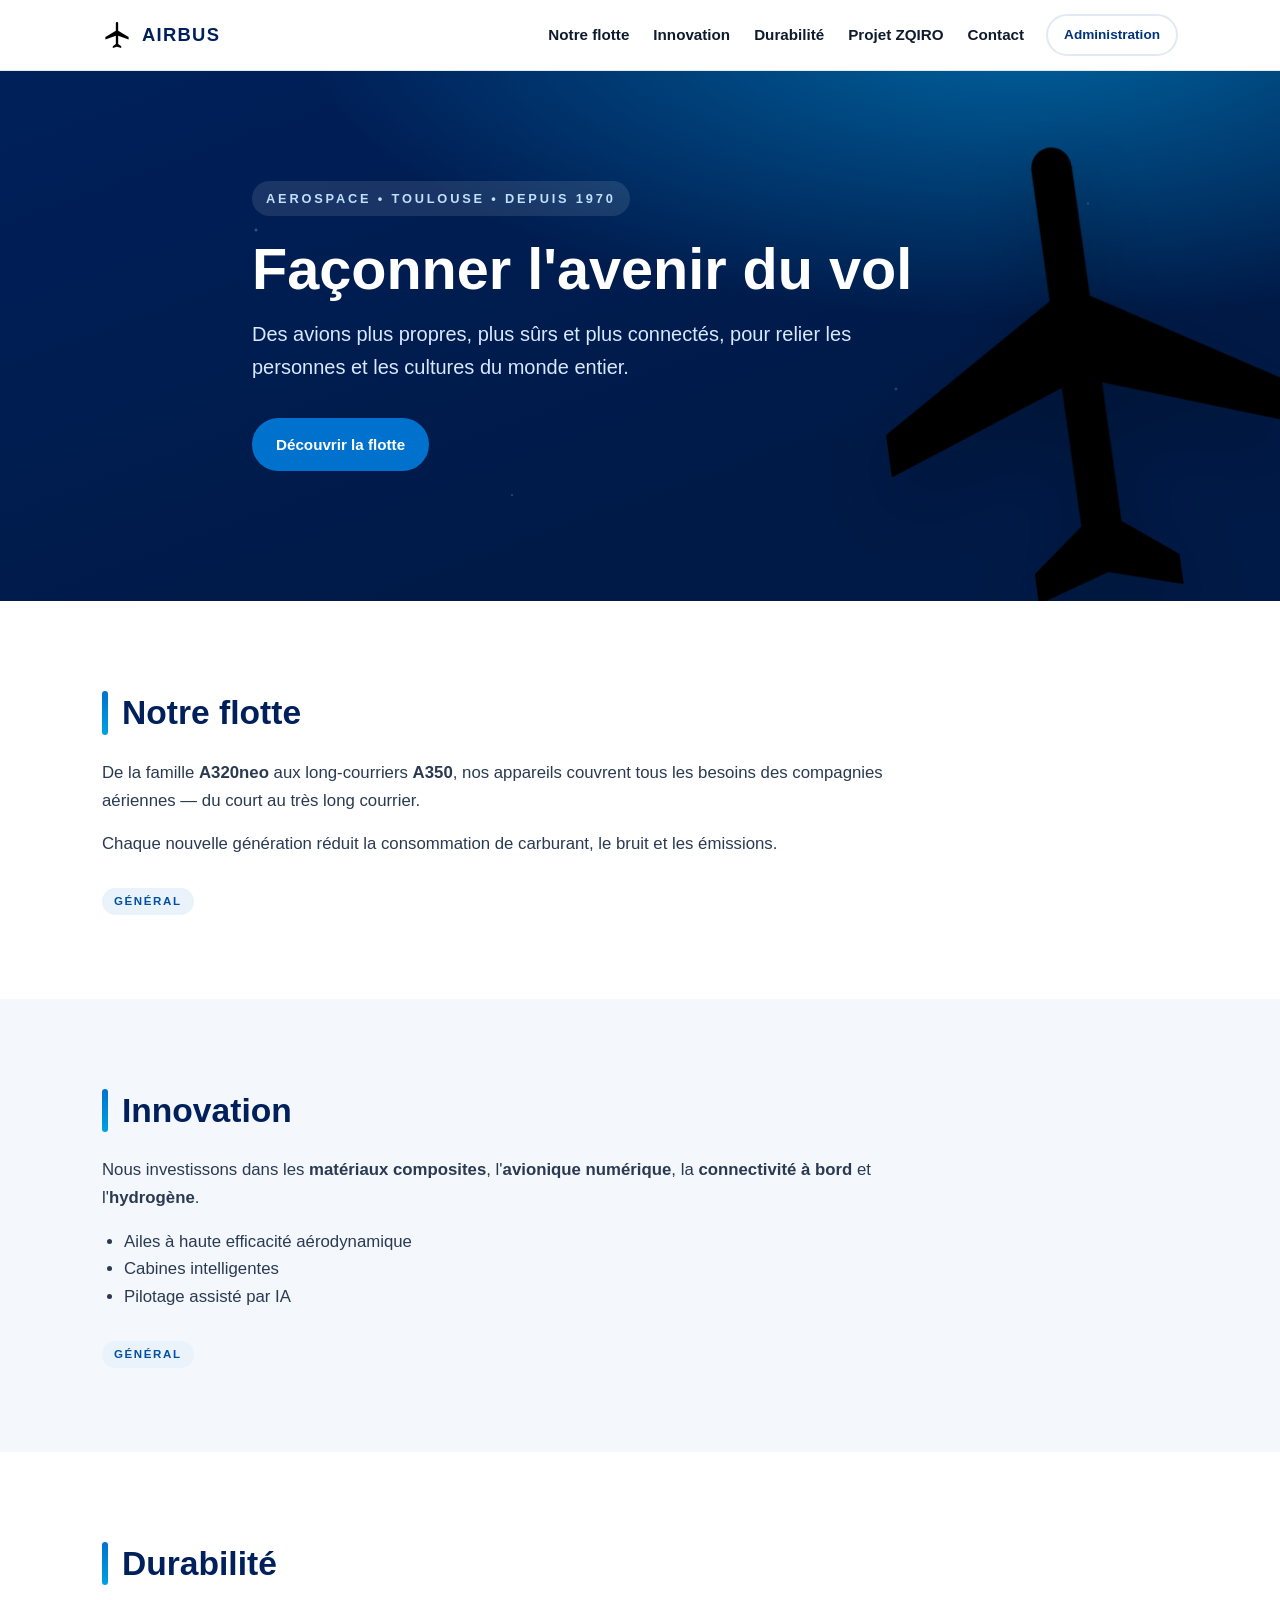
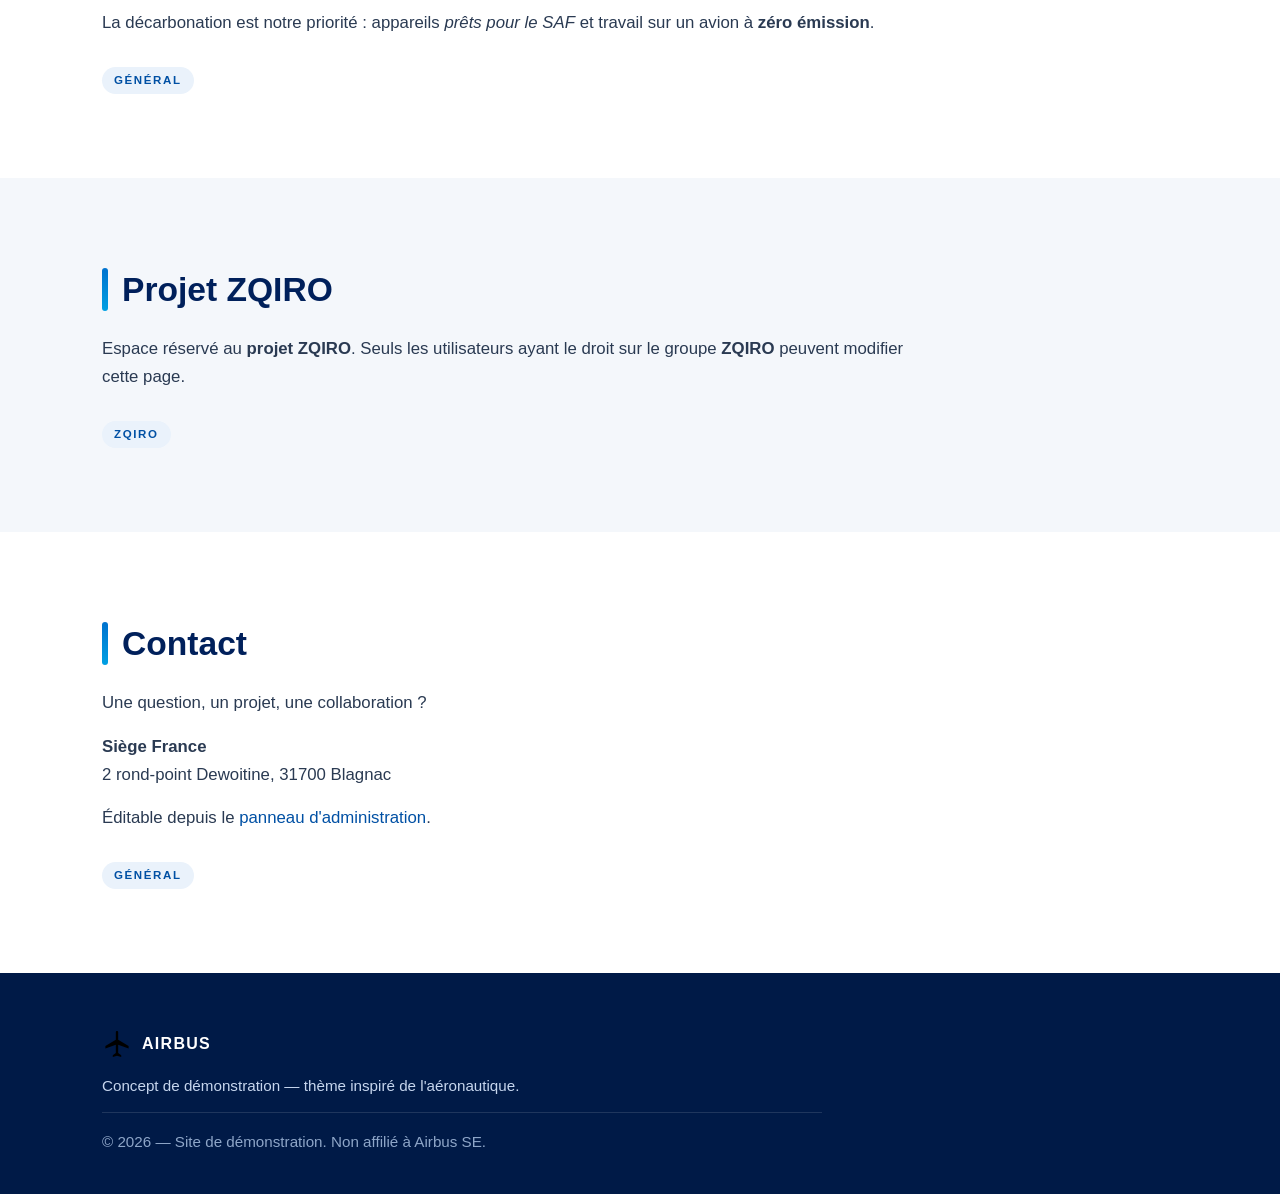
<file: index.html>
<!DOCTYPE html>
<html lang="fr">
<head>
  <meta charset="utf-8">
  <meta name="viewport" content="width=device-width, initial-scale=1">
  <title>Airbus — Aerospace</title>
  <meta name="description" content="Site themable aéronautique, éditable via un panneau d'administration multi-utilisateurs.">
  <link rel="icon" href="assets/plane.svg" type="image/svg+xml">
  <link rel="stylesheet" href="assets/style.css">
</head>
<body>

  <header class="site-header">
    <div class="container header-inner">
      <a class="brand" href="#top">
        <img src="assets/plane.svg" class="brand-mark" alt="">
        <span class="brand-name" data-site="brand">AIRBUS</span>
      </a>
      <nav class="nav" id="nav"></nav>
      <a class="btn btn-ghost" href="admin.html">Administration</a>
    </div>
  </header>

  <section class="hero" id="top">
    <div class="hero-bg"></div>
    <img src="assets/plane.svg" class="hero-plane" alt="">
    <div class="container hero-inner">
      <span class="kicker" data-hero="kicker"></span>
      <h1 data-hero="title"></h1>
      <p class="lead" data-hero="subtitle"></p>
      <div class="hero-actions">
        <a class="btn btn-primary" id="cta1" href="#"></a>
      </div>
    </div>
  </section>

  <main id="pages"></main>

  <footer class="site-footer">
    <div class="container footer-inner">
      <div class="brand">
        <img src="assets/plane.svg" class="brand-mark" alt="">
        <span data-site="brand"></span>
      </div>
      <p data-footer="text"></p>
      <p class="copyright" data-footer="copyright"></p>
    </div>
  </footer>

  <script src="assets/app.js"></script>
</body>
</html>
</file>
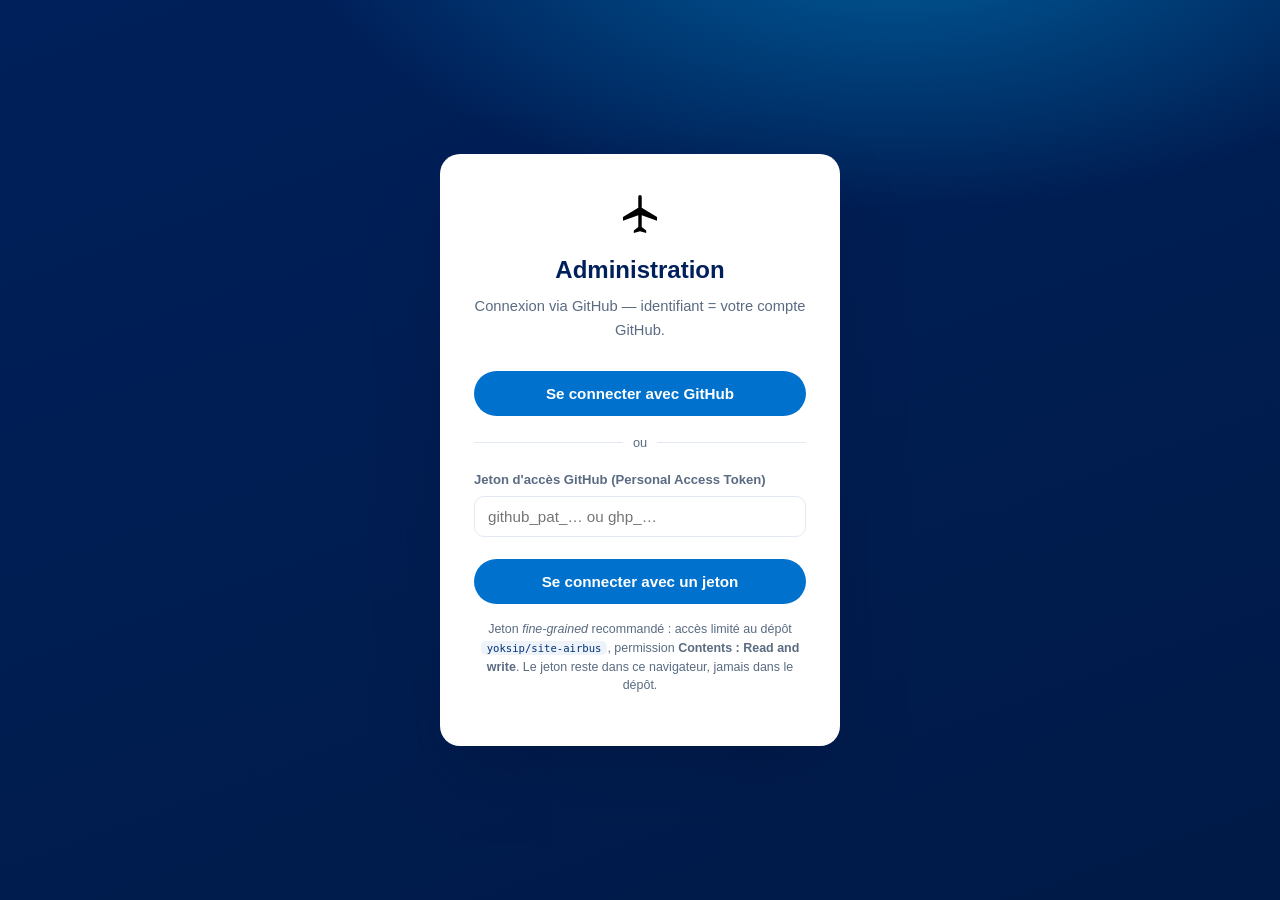
<file: admin.html>
<!DOCTYPE html>
<html lang="fr">
<head>
  <meta charset="utf-8">
  <meta name="viewport" content="width=device-width, initial-scale=1">
  <title>Administration — Site</title>
  <meta name="robots" content="noindex,nofollow">
  <link rel="icon" href="assets/plane.svg" type="image/svg+xml">
  <link rel="stylesheet" href="assets/style.css">
  <link rel="stylesheet" href="assets/admin.css">
</head>
<body class="admin-body">

  <!-- ===== Connexion ===== -->
  <div class="login-screen" id="loginScreen">
    <div class="login-card">
      <img src="assets/plane.svg" class="login-mark" alt="">
      <h1>Administration</h1>
      <p class="login-sub">Connexion via GitHub — identifiant = votre compte GitHub.</p>

      <button class="btn btn-primary login-btn" id="oauthBtn" type="button" hidden>Se connecter avec GitHub</button>
      <div id="deviceBox" class="device-box" hidden>
        <p>1. Ouvre <a id="deviceLink" href="https://github.com/login/device" target="_blank" rel="noopener">github.com/login/device</a></p>
        <p>2. Saisis le code : <code id="deviceCode">----</code></p>
        <p class="hint" id="deviceStatus">En attente de l'autorisation…</p>
      </div>

      <div class="or" id="orSep"><span>ou</span></div>

      <label class="field"><span>Jeton d'accès GitHub (Personal Access Token)</span>
        <input type="password" id="tokenInput" autocomplete="off" placeholder="github_pat_… ou ghp_…">
      </label>
      <button class="btn btn-primary login-btn" id="loginBtn" type="button">Se connecter avec un jeton</button>

      <p class="login-error" id="loginError" hidden></p>
      <p class="login-hint">
        Jeton <em>fine-grained</em> recommandé : accès limité au dépôt <code id="cfgRepo">…</code>,
        permission <strong>Contents : Read and write</strong>.
        Le jeton reste dans ce navigateur, jamais dans le dépôt.
      </p>
    </div>
  </div>

  <!-- ===== Application ===== -->
  <div class="admin-app" id="adminApp" hidden>
    <header class="admin-bar">
      <div class="admin-bar-left">
        <img src="assets/plane.svg" class="brand-mark" alt="">
        <strong>Administration</strong>
      </div>
      <div class="admin-bar-right">
        <span class="dirty-dot" id="dirtyDot" title="Modifications non enregistrées" hidden></span>
        <span class="who" id="whoAmI"></span>
        <a class="btn btn-ghost" href="index.html" target="_blank" rel="noopener">Voir le site</a>
        <button class="btn btn-primary" id="saveBtn" type="button">Enregistrer</button>
        <button class="btn btn-ghost" id="logoutBtn" type="button">Déconnexion</button>
      </div>
    </header>

    <div class="tabs" id="tabs"></div>

    <div class="toolbar" id="toolbar">
      <button type="button" data-cmd="bold" title="Gras"><b>B</b></button>
      <button type="button" data-cmd="italic" title="Italique"><i>I</i></button>
      <button type="button" data-cmd="underline" title="Souligné"><u>U</u></button>
      <span class="tb-sep"></span>
      <button type="button" data-block="h3" title="Titre">H</button>
      <button type="button" data-block="p" title="Paragraphe">&#182;</button>
      <span class="tb-sep"></span>
      <button type="button" data-cmd="insertUnorderedList" title="Liste à puces">&#8226; &#8212;</button>
      <button type="button" data-cmd="insertOrderedList" title="Liste numérotée">1. &#8212;</button>
      <span class="tb-sep"></span>
      <button type="button" id="linkBtn" title="Insérer un lien">&#128279;</button>
      <button type="button" data-cmd="removeFormat" title="Effacer la mise en forme">&#9003;</button>
    </div>

    <div class="admin-wrap">
      <div class="panel" id="panelPages"></div>
      <div class="panel" id="panelUsers" hidden></div>
      <div class="panel" id="panelAccount" hidden></div>
    </div>
  </div>

  <div class="toast" id="toast" hidden></div>

  <div class="modal" id="promptModal" hidden>
    <div class="modal-card">
      <h2 id="promptTitle">Saisie</h2>
      <p class="modal-help" id="promptHelp"></p>
      <label class="field"><span id="promptLabel">Valeur</span><input id="promptInput" type="text"></label>
      <div class="modal-actions">
        <button class="btn btn-ghost" id="promptCancel" type="button">Annuler</button>
        <button class="btn btn-primary" id="promptOk" type="button">Valider</button>
      </div>
    </div>
  </div>

  <script src="assets/config.js"></script>
  <script src="assets/admin.js"></script>
</body>
</html>
</file>
<file: assets/style.css>
:root{
  --blue-900:#001a47; --blue-800:#00205b; --blue-700:#00337a; --blue-600:#0050a4;
  --blue-500:#0072ce; --blue-400:#2b8fe0; --sky:#00a0e3;
  --ink:#0f1b2d; --muted:#5a6b82; --line:#e3e9f2; --bg:#fff; --soft:#f4f7fb;
  --radius:16px; --maxw:1120px;
  --font:"Segoe UI",Roboto,"Helvetica Neue",Arial,system-ui,sans-serif;
}
*{box-sizing:border-box}
html{scroll-behavior:smooth}
body{margin:0;font-family:var(--font);color:var(--ink);background:var(--bg);line-height:1.65;-webkit-font-smoothing:antialiased}
img{max-width:100%;display:block}
a{color:var(--blue-600);text-decoration:none}
a:hover{text-decoration:underline}
.container{width:100%;max-width:var(--maxw);margin:0 auto;padding:0 22px}

.site-header{position:sticky;top:0;z-index:50;background:rgba(255,255,255,.86);backdrop-filter:saturate(160%) blur(10px);border-bottom:1px solid var(--line)}
.header-inner{display:flex;align-items:center;gap:22px;height:70px}
.brand{display:flex;align-items:center;gap:10px;color:var(--blue-800);font-weight:800;letter-spacing:.08em}
.brand:hover{text-decoration:none}
.brand-mark{width:30px;height:30px;color:var(--blue-600)}
.brand-name{font-size:1.15rem}
.nav{margin-left:auto;display:flex;gap:24px;flex-wrap:wrap}
.nav a{color:var(--ink);font-weight:600;font-size:.95rem}
.nav a:hover{color:var(--blue-600);text-decoration:none}

.btn{display:inline-flex;align-items:center;justify-content:center;gap:8px;padding:12px 22px;border-radius:999px;font-weight:700;font-size:.95rem;border:2px solid transparent;cursor:pointer;transition:.18s;white-space:nowrap}
.btn-primary{background:var(--blue-500);color:#fff}
.btn-primary:hover{background:var(--blue-600);transform:translateY(-1px);text-decoration:none}
.btn-outline{border-color:rgba(255,255,255,.7);color:#fff}
.btn-outline:hover{background:rgba(255,255,255,.14);text-decoration:none}
.btn-ghost{color:var(--blue-700);border:2px solid var(--line);padding:8px 16px;font-size:.85rem}
.btn-ghost:hover{border-color:var(--blue-500);color:var(--blue-600);text-decoration:none}

.hero{position:relative;overflow:hidden;color:#fff;isolation:isolate;background:radial-gradient(1200px 500px at 80% -10%,rgba(0,160,227,.55),transparent 60%),linear-gradient(160deg,var(--blue-800),var(--blue-900) 70%)}
.hero-bg{position:absolute;inset:0;z-index:-1;opacity:.5;background-image:radial-gradient(2px 2px at 20% 30%,rgba(255,255,255,.7),transparent),radial-gradient(2px 2px at 70% 60%,rgba(255,255,255,.5),transparent),radial-gradient(1.5px 1.5px at 40% 80%,rgba(255,255,255,.6),transparent),radial-gradient(1.5px 1.5px at 85% 25%,rgba(255,255,255,.5),transparent)}
.hero-plane{position:absolute;right:-60px;top:40px;width:min(520px,60vw);color:rgba(255,255,255,.10);transform:rotate(-8deg);z-index:-1;filter:drop-shadow(0 30px 40px rgba(0,0,0,.25))}
.hero-inner{padding:110px 22px 130px;max-width:820px;position:relative}
.kicker{display:inline-block;font-size:.8rem;letter-spacing:.22em;text-transform:uppercase;font-weight:700;color:#bfe0ff;background:rgba(255,255,255,.10);padding:7px 14px;border-radius:999px;margin-bottom:22px}
.hero h1{font-size:clamp(2.1rem,5vw,3.6rem);line-height:1.08;margin:0 0 18px;font-weight:800}
.hero .lead{font-size:clamp(1.02rem,2vw,1.25rem);color:#d8e8ff;max-width:640px;margin:0 0 34px}

.section{padding:84px 0}
.section:nth-child(even){background:var(--soft)}
.section-inner{max-width:820px}
.section h2{font-size:clamp(1.5rem,3vw,2.1rem);margin:0 0 18px;color:var(--blue-800);position:relative;padding-left:20px}
.section h2::before{content:"";position:absolute;left:0;top:.18em;bottom:.18em;width:6px;border-radius:6px;background:linear-gradient(var(--blue-500),var(--sky))}
.section .prose{font-size:1.05rem;color:#2a3a52}
.section .prose p{margin:0 0 16px}
.section .prose ul{margin:0 0 16px;padding-left:22px}
.group-tag{display:inline-block;margin-top:14px;font-size:.72rem;letter-spacing:.14em;text-transform:uppercase;font-weight:700;color:var(--blue-600);background:#eaf2fb;border-radius:999px;padding:4px 12px}

.site-footer{background:var(--blue-900);color:#c6d6ee;padding:56px 0 40px}
.footer-inner{display:grid;gap:14px}
.site-footer .brand{color:#fff}.site-footer .brand-mark{color:#fff}
.site-footer p{margin:0;max-width:720px;font-size:.95rem}
.copyright{color:#8ea6c8;font-size:.85rem;border-top:1px solid rgba(255,255,255,.12);padding-top:16px;margin-top:6px}

@media(max-width:820px){.nav{display:none}.hero-inner{padding:80px 22px 96px}}
</file>
<file: assets/admin.css>
.admin-body{background:var(--soft);min-height:100vh}

/* Login */
.login-screen{position:fixed;inset:0;display:flex;align-items:center;justify-content:center;background:radial-gradient(1000px 500px at 70% -10%,rgba(0,160,227,.5),transparent 60%),linear-gradient(160deg,var(--blue-800),var(--blue-900));padding:24px;z-index:100}
.login-card{width:100%;max-width:400px;background:#fff;border-radius:20px;padding:38px 34px;box-shadow:0 30px 60px -20px rgba(0,20,60,.6)}
.login-mark{width:44px;height:44px;color:var(--blue-600);margin:0 auto 14px}
.login-card h1{margin:0 0 4px;font-size:1.5rem;color:var(--blue-800);text-align:center}
.login-sub{margin:0 0 22px;text-align:center;color:var(--muted);font-size:.92rem}
.login-btn{width:100%;margin-top:6px}
.login-error{color:#c0392b;font-size:.9rem;margin:12px 0 0;text-align:center}
.login-hint{font-size:.78rem;color:var(--muted);margin-top:16px;text-align:center;line-height:1.5}
.or{display:flex;align-items:center;gap:10px;color:var(--muted);font-size:.8rem;margin:16px 0}
.or::before,.or::after{content:"";flex:1;height:1px;background:var(--line)}
.device-box{background:var(--soft);border:1px solid var(--line);border-radius:12px;padding:14px 16px;margin:6px 0 4px;font-size:.9rem;text-align:center}
.device-box p{margin:0 0 6px}
.device-box code{font-size:1.15rem;letter-spacing:.18em;font-weight:700;color:var(--blue-700)}

/* Bar */
.admin-bar{position:sticky;top:0;z-index:40;display:flex;align-items:center;gap:16px;background:var(--blue-800);color:#fff;padding:12px 22px;flex-wrap:wrap}
.admin-bar-left{display:flex;align-items:center;gap:10px;font-size:.95rem}
.admin-bar .brand-mark{width:26px;height:26px;color:#fff}
.admin-bar-right{margin-left:auto;display:flex;align-items:center;gap:10px;flex-wrap:wrap}
.admin-bar .btn-ghost{color:#dbe8ff;border-color:rgba(255,255,255,.25)}
.admin-bar .btn-ghost:hover{background:rgba(255,255,255,.12);color:#fff}
.who{font-size:.85rem;color:#bfd3f2}
.who .role{background:rgba(255,255,255,.15);border-radius:999px;padding:2px 10px;margin-left:6px;font-size:.75rem;text-transform:uppercase;letter-spacing:.06em}
.dirty-dot{width:10px;height:10px;border-radius:50%;background:#ffb000;box-shadow:0 0 0 3px rgba(255,176,0,.25)}

/* Tabs */
.tabs{display:flex;gap:6px;background:#fff;border-bottom:1px solid var(--line);padding:0 22px;position:sticky;top:56px;z-index:35;flex-wrap:wrap}
.tabs button{border:none;background:none;padding:14px 16px;font:inherit;font-weight:600;color:var(--muted);cursor:pointer;border-bottom:3px solid transparent}
.tabs button.active{color:var(--blue-700);border-bottom-color:var(--blue-500)}

/* Toolbar */
.toolbar{position:sticky;top:105px;z-index:30;display:flex;gap:4px;flex-wrap:wrap;align-items:center;background:#fff;border-bottom:1px solid var(--line);padding:8px 22px}
.toolbar button{min-width:38px;height:36px;border:1px solid var(--line);background:#fff;border-radius:9px;cursor:pointer;font-size:.95rem;color:var(--ink);transition:.15s;padding:0 10px}
.toolbar button:hover{background:var(--soft);border-color:var(--blue-400);color:var(--blue-600)}
.tb-sep{width:1px;height:22px;background:var(--line);margin:0 6px}

.admin-wrap{max-width:1120px;margin:24px auto;padding:0 22px 90px}
.card{background:#fff;border:1px solid var(--line);border-radius:var(--radius);padding:26px;margin-bottom:24px;box-shadow:0 10px 30px -22px rgba(0,32,91,.5)}
.card-title{margin:0 0 18px;font-size:1.15rem;color:var(--blue-800)}
.card-head{display:flex;align-items:center;justify-content:space-between;gap:12px;margin-bottom:18px}
.card-head .card-title{margin:0}
.btn.sm{padding:7px 14px;font-size:.82rem}

.field{display:block;margin-bottom:16px}
.field span{display:block;font-size:.82rem;font-weight:600;color:var(--muted);margin-bottom:6px}
.field input,.field textarea,.field select{width:100%;border:1px solid var(--line);border-radius:10px;padding:11px 13px;font-family:inherit;font-size:.95rem;color:var(--ink);background:#fff;transition:.15s}
.field input:focus,.field textarea:focus,.field select:focus{outline:none;border-color:var(--blue-400);box-shadow:0 0 0 3px rgba(43,143,224,.18)}
.row2{display:grid;grid-template-columns:1fr 1fr;gap:14px}

/* Page editor */
.page-block{border:1px solid var(--line);border-radius:14px;padding:16px;background:var(--soft);margin-bottom:16px}
.page-block.locked{background:#f1f3f7;opacity:.85}
.page-block .head{display:flex;gap:10px;align-items:center;margin-bottom:12px;flex-wrap:wrap}
.page-block .head .idx{font-weight:800;color:var(--blue-600);font-size:.85rem}
.page-block input{border:1px solid var(--line);border-radius:9px;padding:9px 11px;font-family:inherit;background:#fff}
.page-block input.sid{width:120px}
.page-block input.stitle{flex:1;min-width:150px}
.page-block input.sgroup{width:130px}
.wysiwyg{min-height:110px;background:#fff;border:1px solid var(--line);border-radius:11px;padding:14px 16px;font-size:1rem;line-height:1.6;color:var(--ink);overflow:auto}
.wysiwyg:focus{outline:none;border-color:var(--blue-400);box-shadow:0 0 0 3px rgba(43,143,224,.18)}
.wysiwyg[contenteditable="false"]{background:#eef1f6;color:#7b8798}
.wysiwyg h3{color:var(--blue-800);margin:.4em 0}
.move-btns{display:flex;gap:6px;margin-left:auto}
.sbtn{border:1px solid var(--line);background:#fff;border-radius:9px;width:34px;height:34px;cursor:pointer;color:var(--blue-700)}
.sbtn:hover{border-color:var(--blue-400)}
.sbtn.danger{color:#c0392b}
.lock-badge{font-size:.72rem;font-weight:700;letter-spacing:.08em;text-transform:uppercase;color:#8a5a00;background:#fff3d6;border-radius:999px;padding:3px 10px}
.tag-a{font-size:.72rem;font-weight:700;letter-spacing:.08em;text-transform:uppercase;color:var(--blue-600);background:#eaf2fb;border-radius:999px;padding:3px 10px}

/* Users table */
table.users{width:100%;border-collapse:collapse;font-size:.92rem}
table.users th,table.users td{text-align:left;padding:10px 12px;border-bottom:1px solid var(--line);vertical-align:middle}
table.users th{color:var(--muted);font-size:.78rem;text-transform:uppercase;letter-spacing:.06em}
table.users .groups span{display:inline-block;background:#eaf2fb;color:var(--blue-700);border-radius:6px;padding:1px 8px;margin:1px 3px 1px 0;font-size:.8rem}
.row-actions{display:flex;gap:6px;flex-wrap:wrap}
.mini{border:1px solid var(--line);background:#fff;border-radius:8px;padding:5px 10px;font-size:.8rem;cursor:pointer;color:var(--blue-700)}
.mini:hover{border-color:var(--blue-400)}
.mini.danger{color:#c0392b}
.hint{font-size:.82rem;color:var(--muted)}
.chips{display:flex;flex-wrap:wrap;gap:6px;margin-top:6px}
.chip{border:1px solid var(--line);background:#fff;border-radius:999px;padding:4px 10px;font-size:.82rem;cursor:pointer}
.chip.on{background:var(--blue-500);color:#fff;border-color:var(--blue-500)}

/* Modal / toast */
.modal{position:fixed;inset:0;z-index:80;background:rgba(6,18,40,.55);display:flex;align-items:flex-start;justify-content:center;padding:40px 20px;overflow:auto}
.modal-card{background:#fff;border-radius:18px;padding:30px;max-width:460px;width:100%;box-shadow:0 30px 70px -20px rgba(0,0,0,.5)}
.modal-card h2{margin:0 0 10px;color:var(--blue-800)}
.modal-help{font-size:.85rem;color:var(--muted);margin:0 0 16px;line-height:1.55}
.modal-actions{display:flex;justify-content:flex-end;gap:12px;margin-top:8px}
.toast{position:fixed;left:50%;bottom:26px;transform:translateX(-50%);z-index:90;background:var(--blue-800);color:#fff;padding:13px 22px;border-radius:12px;font-size:.92rem;box-shadow:0 20px 40px -14px rgba(0,0,0,.5);max-width:90vw;text-align:center}
.toast.ok{background:#1e7b45}
.toast.bad{background:#c0392b}
code{background:#eef3fa;padding:1px 6px;border-radius:5px;font-size:.85em;color:var(--blue-700)}

@media(max-width:820px){.row2{grid-template-columns:1fr}.tabs,.toolbar{top:auto;position:static}}
</file>
